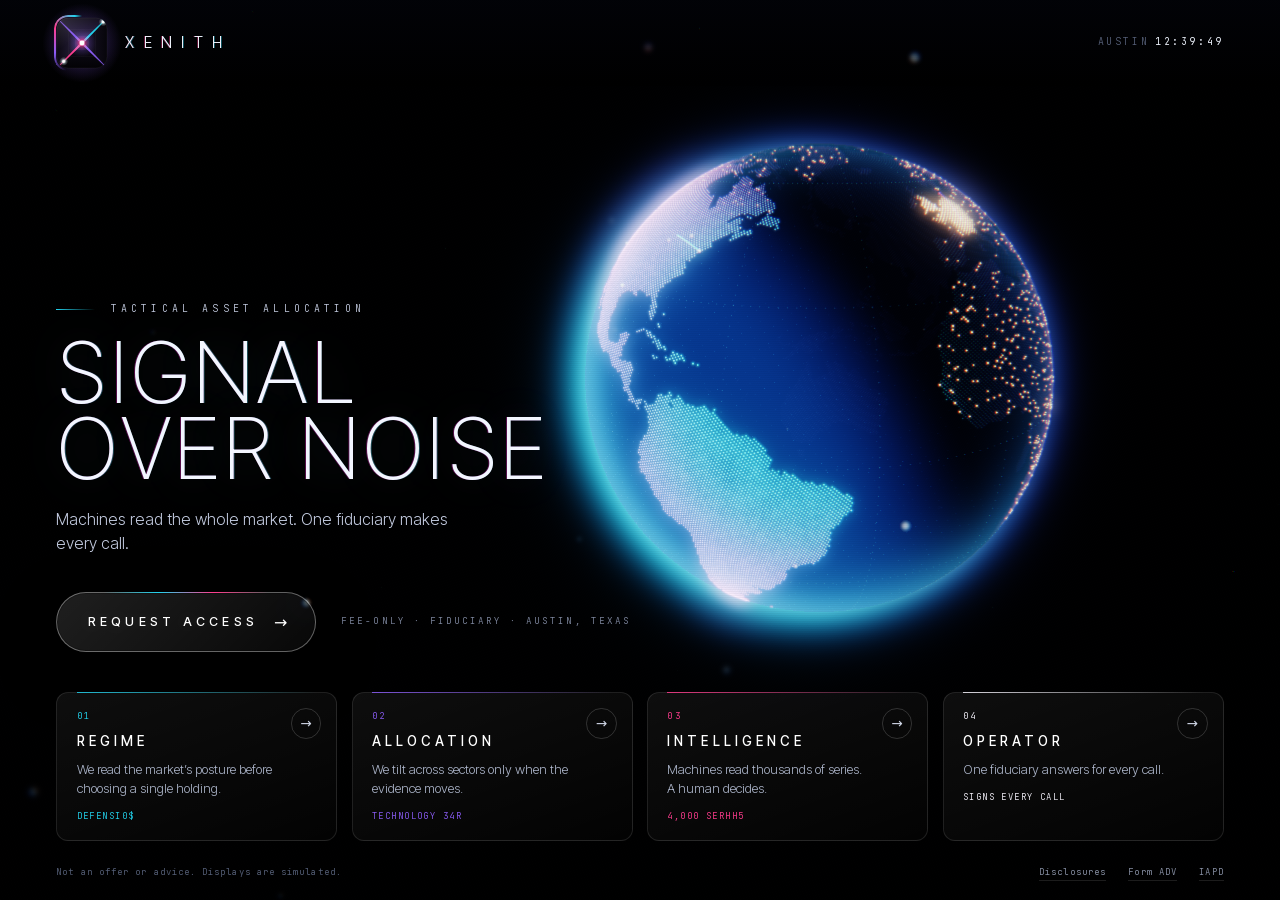
<file: index.html>
<!DOCTYPE html>
<html lang="en">
<head>
<meta charset="UTF-8">
<meta name="viewport" content="width=device-width, initial-scale=1.0, viewport-fit=cover">
<title>Xenith Capital · Tactical Asset Allocation</title>
<meta name="description" content="Xenith Capital. Tactical asset allocation. Machine intelligence reads the market; one fiduciary makes every call. Fee-only. Access by request.">
<meta http-equiv="Content-Security-Policy" content="default-src 'none'; script-src 'self'; style-src 'self'; img-src 'self'; font-src 'self'; connect-src 'self'; manifest-src 'self'; base-uri 'none'; form-action 'none'">
<meta name="referrer" content="strict-origin-when-cross-origin">
<meta name="theme-color" content="#020308">
<meta name="color-scheme" content="dark">
<link rel="canonical" href="https://xenithcap.io/">
<link rel="icon" href="/assets/favicon.svg" type="image/svg+xml">
<link rel="apple-touch-icon" href="/assets/apple-touch-icon.png">
<link rel="manifest" href="/site.webmanifest">
<meta property="og:type" content="website">
<meta property="og:url" content="https://xenithcap.io/">
<meta property="og:title" content="Xenith Capital // Tactical Asset Allocation">
<meta property="og:description" content="Machine intelligence reads the market. One fiduciary makes every call. Access by request.">
<meta property="og:image" content="https://xenithcap.io/assets/og-x.jpg?z=2">
<meta property="og:image:width" content="1200">
<meta property="og:image:height" content="630">
<meta property="og:image:alt" content="Xenith Capital: the zenith, a black-glass pyramid seen from above, its edges an X of light converging on the summit.">
<meta name="twitter:card" content="summary_large_image">
<link rel="preload" href="/fonts/inter-tight-var.woff2" as="font" type="font/woff2" crossorigin>
<link rel="preload" href="/fonts/jetbrains-mono-var.woff2" as="font" type="font/woff2" crossorigin>
<script src="/assets/x-flag.js"></script>
<link rel="stylesheet" href="/assets/x.css">
<script type="application/ld+json">{"@context":"https://schema.org","@type":"FinancialService","name":"Xenith Capital","url":"https://xenithcap.io/","logo":"https://xenithcap.io/assets/icon-512.png","image":"https://xenithcap.io/assets/og-x.jpg","description":"Fee-only investment firm. Tactical asset allocation. A fiduciary adviser makes every decision.","foundingDate":"2021","founder":{"@type":"Person","name":"Logan Jackson"},"address":{"@type":"PostalAddress","addressLocality":"Austin","addressCountry":"US"},"sameAs":["https://adviserinfo.sec.gov/firm/summary/316844"]}</script>
<script src="/assets/x-earth.js" defer></script>
<script src="/assets/x.js" defer></script>
<!-- build: x-6 -->
</head>
<body>
<a class="skip" href="#main">Skip to content</a>
<canvas id="gl" aria-hidden="true"></canvas>
<!-- the opening: the zenith flares, then gives its light to the Earth (xenith/tools/make_site_zenith.py) -->
<div class="intro" aria-hidden="true"><svg class="zn-svg" viewBox="-150 -150 812 812" xmlns="http://www.w3.org/2000/svg" focusable="false">
<defs>
  <linearGradient id="z-fTop" gradientUnits="userSpaceOnUse" x1="256" y1="248" x2="256" y2="16"><stop offset="0" stop-color="#4B3B70"/><stop offset="0.4" stop-color="#261D3B"/><stop offset="1" stop-color="#100C19"/></linearGradient>
  <linearGradient id="z-fLeft" gradientUnits="userSpaceOnUse" x1="248" y1="256" x2="16" y2="256"><stop offset="0" stop-color="#3A2D57"/><stop offset="0.45" stop-color="#1B1529"/><stop offset="1" stop-color="#0B0811"/></linearGradient>
  <linearGradient id="z-fRight" gradientUnits="userSpaceOnUse" x1="264" y1="256" x2="496" y2="256"><stop offset="0" stop-color="#211A33"/><stop offset="0.5" stop-color="#0F0C18"/><stop offset="1" stop-color="#06050A"/></linearGradient>
  <linearGradient id="z-fBottom" gradientUnits="userSpaceOnUse" x1="256" y1="264" x2="256" y2="496"><stop offset="0" stop-color="#171223"/><stop offset="0.5" stop-color="#09070F"/><stop offset="1" stop-color="#030205"/></linearGradient>
  <linearGradient id="z-ePink" gradientUnits="userSpaceOnUse" x1="16" y1="496" x2="256" y2="256"><stop offset="0" stop-color="#FF3D8E" stop-opacity="0.15"/><stop offset="0.7" stop-color="#FF3D8E"/><stop offset="1" stop-color="#FFC2DA"/></linearGradient>
  <linearGradient id="z-eCyan" gradientUnits="userSpaceOnUse" x1="496" y1="16" x2="256" y2="256"><stop offset="0" stop-color="#22D3EE" stop-opacity="0.15"/><stop offset="0.7" stop-color="#22D3EE"/><stop offset="1" stop-color="#D2FDFF"/></linearGradient>
  <linearGradient id="z-eVioA" gradientUnits="userSpaceOnUse" x1="16" y1="16" x2="256" y2="256"><stop offset="0" stop-color="#8B5CF6" stop-opacity="0.12"/><stop offset="0.75" stop-color="#8B5CF6"/><stop offset="1" stop-color="#E4D9FF"/></linearGradient>
  <linearGradient id="z-eVioB" gradientUnits="userSpaceOnUse" x1="496" y1="496" x2="256" y2="256"><stop offset="0" stop-color="#8B5CF6" stop-opacity="0.12"/><stop offset="0.75" stop-color="#8B5CF6"/><stop offset="1" stop-color="#E4D9FF"/></linearGradient>
  <linearGradient id="z-xPink" gradientUnits="userSpaceOnUse" x1="16" y1="496" x2="-150" y2="662"><stop offset="0" stop-color="#FF3D8E" stop-opacity="0.55"/><stop offset="1" stop-color="#FF3D8E" stop-opacity="0"/></linearGradient>
  <linearGradient id="z-xCyan" gradientUnits="userSpaceOnUse" x1="496" y1="16" x2="662" y2="-150"><stop offset="0" stop-color="#22D3EE" stop-opacity="0.55"/><stop offset="1" stop-color="#22D3EE" stop-opacity="0"/></linearGradient>
  <linearGradient id="z-xVioA" gradientUnits="userSpaceOnUse" x1="16" y1="16" x2="-150" y2="-150"><stop offset="0" stop-color="#8B5CF6" stop-opacity="0.45"/><stop offset="1" stop-color="#8B5CF6" stop-opacity="0"/></linearGradient>
  <linearGradient id="z-xVioB" gradientUnits="userSpaceOnUse" x1="496" y1="496" x2="662" y2="662"><stop offset="0" stop-color="#8B5CF6" stop-opacity="0.45"/><stop offset="1" stop-color="#8B5CF6" stop-opacity="0"/></linearGradient>
  <radialGradient id="z-core" cx="256" cy="256" r="120" gradientUnits="userSpaceOnUse"><stop offset="0" stop-color="#FFFFFF"/><stop offset="0.06" stop-color="#FFE3EF"/><stop offset="0.18" stop-color="#FF3D8E" stop-opacity="0.55"/><stop offset="0.5" stop-color="#8B5CF6" stop-opacity="0.12"/><stop offset="1" stop-color="#8B5CF6" stop-opacity="0"/></radialGradient>
  <radialGradient id="z-hot"><stop offset="0" stop-color="#FFFFFF"/><stop offset="0.28" stop-color="#FFFFFF"/><stop offset="0.5" stop-color="#FFD0E4" stop-opacity="0.8"/><stop offset="1" stop-color="#FF3D8E" stop-opacity="0"/></radialGradient>
  <radialGradient id="z-pulse"><stop offset="0" stop-color="#FFFFFF"/><stop offset="0.22" stop-color="#FFFFFF" stop-opacity="0.95"/><stop offset="0.5" stop-color="#D9F7FF" stop-opacity="0.35"/><stop offset="1" stop-color="#FFFFFF" stop-opacity="0"/></radialGradient>
  <radialGradient id="z-fadeg" cx="256" cy="256" r="236" gradientUnits="userSpaceOnUse"><stop offset="0" stop-color="#fff"/><stop offset="0.6" stop-color="#fff"/><stop offset="0.86" stop-color="#fff" stop-opacity="0.45"/><stop offset="1" stop-color="#fff" stop-opacity="0"/></radialGradient>
  <mask id="z-fade" maskUnits="userSpaceOnUse" x="-150" y="-150" width="812" height="812"><rect x="-150" y="-150" width="812" height="812" fill="url(#z-fadeg)"/></mask>
  <filter id="z-bloom" x="-50%" y="-50%" width="200%" height="200%"><feGaussianBlur stdDeviation="5" result="a"/><feGaussianBlur stdDeviation="16" result="b"/><feMerge><feMergeNode in="b"/><feMergeNode in="a"/><feMergeNode in="SourceGraphic"/></feMerge></filter>
  <filter id="z-spill" x="-50%" y="-50%" width="200%" height="200%"><feGaussianBlur stdDeviation="10"/></filter>
</defs>
<g filter="url(#z-bloom)" stroke-linecap="round" opacity="0.85">
  <line x1="16" y1="496" x2="-150" y2="662" stroke="url(#z-xPink)" stroke-width="9"/>
  <line x1="496" y1="16" x2="662" y2="-150" stroke="url(#z-xCyan)" stroke-width="9"/>
  <line x1="16" y1="16" x2="-150" y2="-150" stroke="url(#z-xVioA)" stroke-width="7"/>
  <line x1="496" y1="496" x2="662" y2="662" stroke="url(#z-xVioB)" stroke-width="7"/>
</g>
<g filter="url(#z-bloom)" stroke-linecap="round">
  <line x1="16" y1="496" x2="256" y2="256" stroke="url(#z-ePink)" stroke-width="11"/>
  <line x1="496" y1="16" x2="256" y2="256" stroke="url(#z-eCyan)" stroke-width="11"/>
  <line x1="16" y1="16" x2="256" y2="256" stroke="url(#z-eVioA)" stroke-width="9"/>
  <line x1="496" y1="496" x2="256" y2="256" stroke="url(#z-eVioB)" stroke-width="9"/>
</g>
<g mask="url(#z-fade)">
  <path d="M19 16 H493 L256 245 Z" fill="url(#z-fTop)"/><path d="M16 19 V493 L245 256 Z" fill="url(#z-fLeft)"/>
  <path d="M496 19 V493 L267 256 Z" fill="url(#z-fRight)"/><path d="M19 496 H493 L256 267 Z" fill="url(#z-fBottom)"/>
  <g fill="none" stroke="#FFFFFF">
    <rect x="216" y="216" width="80" height="80" stroke-opacity="0.10"/><rect x="176" y="176" width="160" height="160" stroke-opacity="0.075"/>
    <rect x="136" y="136" width="240" height="240" stroke-opacity="0.06"/><rect x="96" y="96" width="320" height="320" stroke-opacity="0.045"/>
    <rect x="56" y="56" width="400" height="400" stroke-opacity="0.035"/>
  </g>
</g>
<g filter="url(#z-spill)" opacity="0.32" stroke-width="8">
  <line x1="16" y1="496" x2="256" y2="256" stroke="url(#z-ePink)"/><line x1="496" y1="16" x2="256" y2="256" stroke="url(#z-eCyan)"/>
  <line x1="16" y1="16" x2="256" y2="256" stroke="url(#z-eVioA)"/><line x1="496" y1="496" x2="256" y2="256" stroke="url(#z-eVioB)"/>
</g>
<g stroke-width="2" stroke-linecap="round">
  <line x1="40" y1="472" x2="250" y2="262" stroke="url(#z-ePink)"/><line x1="472" y1="40" x2="262" y2="250" stroke="url(#z-eCyan)"/>
  <line x1="40" y1="40" x2="250" y2="250" stroke="url(#z-eVioA)"/><line x1="472" y1="472" x2="262" y2="262" stroke="url(#z-eVioB)"/>
</g>
<rect class="zn-motion" x="216" y="216" width="80" height="80" fill="none" stroke="#22D3EE" stroke-width="2.5" opacity="0">
  <animate attributeName="x" dur="3.2s" repeatCount="indefinite" values="216;216;36;36" keyTimes="0;0.46;0.9;1"/>
  <animate attributeName="y" dur="3.2s" repeatCount="indefinite" values="216;216;36;36" keyTimes="0;0.46;0.9;1"/>
  <animate attributeName="width" dur="3.2s" repeatCount="indefinite" values="80;80;440;440" keyTimes="0;0.46;0.9;1"/>
  <animate attributeName="height" dur="3.2s" repeatCount="indefinite" values="80;80;440;440" keyTimes="0;0.46;0.9;1"/>
  <animate attributeName="opacity" dur="3.2s" repeatCount="indefinite" values="0;0;0.75;0;0" keyTimes="0;0.45;0.5;0.9;1"/>
</rect>
<g class="zn-motion"><circle r="30" fill="url(#z-pulse)" opacity="0"><animateMotion dur="3.2s" begin="-3.20s" repeatCount="indefinite" path="M16,496 L256,256" keyPoints="0;1;1" keyTimes="0;0.42;1" calcMode="linear"/><animate attributeName="opacity" dur="3.2s" begin="-3.20s" repeatCount="indefinite" values="0;1;1;0;0" keyTimes="0;0.06;0.38;0.44;1"/></circle><circle r="30" fill="url(#z-pulse)" opacity="0"><animateMotion dur="3.2s" begin="-3.07s" repeatCount="indefinite" path="M496,16 L256,256" keyPoints="0;1;1" keyTimes="0;0.42;1" calcMode="linear"/><animate attributeName="opacity" dur="3.2s" begin="-3.07s" repeatCount="indefinite" values="0;1;1;0;0" keyTimes="0;0.06;0.38;0.44;1"/></circle><circle r="30" fill="url(#z-pulse)" opacity="0"><animateMotion dur="3.2s" begin="-2.94s" repeatCount="indefinite" path="M16,16 L256,256" keyPoints="0;1;1" keyTimes="0;0.42;1" calcMode="linear"/><animate attributeName="opacity" dur="3.2s" begin="-2.94s" repeatCount="indefinite" values="0;1;1;0;0" keyTimes="0;0.06;0.38;0.44;1"/></circle><circle r="30" fill="url(#z-pulse)" opacity="0"><animateMotion dur="3.2s" begin="-2.82s" repeatCount="indefinite" path="M496,496 L256,256" keyPoints="0;1;1" keyTimes="0;0.42;1" calcMode="linear"/><animate attributeName="opacity" dur="3.2s" begin="-2.82s" repeatCount="indefinite" values="0;1;1;0;0" keyTimes="0;0.06;0.38;0.44;1"/></circle></g>
<circle cx="256" cy="256" r="120" fill="url(#z-core)">
  <animate class="zn-motion" attributeName="r" dur="3.2s" repeatCount="indefinite" values="120;120;185;125;120" keyTimes="0;0.42;0.48;0.7;1"/>
</circle>
<circle cx="256" cy="256" r="34" fill="none" stroke="#FF3D8E" stroke-width="1.6" opacity="0.4">
  <animate attributeName="r" dur="3.2s" repeatCount="indefinite" values="34;34;120;34;34" keyTimes="0;0.43;0.55;0.56;1"/>
  <animate attributeName="opacity" dur="3.2s" repeatCount="indefinite" values="0.4;0.4;0;0;0.4" keyTimes="0;0.43;0.55;0.8;1"/>
</circle>
<circle cx="256" cy="256" r="30" fill="url(#z-hot)">
  <animate attributeName="r" dur="3.2s" repeatCount="indefinite" values="30;30;58;32;30" keyTimes="0;0.42;0.47;0.66;1"/>
</circle>
<g class="zn-ring"><g stroke="#22D3EE" stroke-width="1.6" opacity="0.5"><line x1="432.0" y1="256.0" x2="446.0" y2="256.0"/><line x1="431.0" y1="274.4" x2="437.0" y2="275.0"/><line x1="428.2" y1="292.6" x2="434.0" y2="293.8"/><line x1="423.4" y1="310.4" x2="429.1" y2="312.2"/><line x1="416.8" y1="327.6" x2="422.3" y2="330.0"/><line x1="408.4" y1="344.0" x2="420.5" y2="351.0"/><line x1="398.4" y1="359.5" x2="403.2" y2="363.0"/><line x1="386.8" y1="373.8" x2="391.3" y2="377.8"/><line x1="373.8" y1="386.8" x2="377.8" y2="391.3"/><line x1="359.5" y1="398.4" x2="363.0" y2="403.2"/><line x1="344.0" y1="408.4" x2="351.0" y2="420.5"/><line x1="327.6" y1="416.8" x2="330.0" y2="422.3"/><line x1="310.4" y1="423.4" x2="312.2" y2="429.1"/><line x1="292.6" y1="428.2" x2="293.8" y2="434.0"/><line x1="274.4" y1="431.0" x2="275.0" y2="437.0"/><line x1="256.0" y1="432.0" x2="256.0" y2="446.0"/><line x1="237.6" y1="431.0" x2="237.0" y2="437.0"/><line x1="219.4" y1="428.2" x2="218.2" y2="434.0"/><line x1="201.6" y1="423.4" x2="199.8" y2="429.1"/><line x1="184.4" y1="416.8" x2="182.0" y2="422.3"/><line x1="168.0" y1="408.4" x2="161.0" y2="420.5"/><line x1="152.5" y1="398.4" x2="149.0" y2="403.2"/><line x1="138.2" y1="386.8" x2="134.2" y2="391.3"/><line x1="125.2" y1="373.8" x2="120.7" y2="377.8"/><line x1="113.6" y1="359.5" x2="108.8" y2="363.0"/><line x1="103.6" y1="344.0" x2="91.5" y2="351.0"/><line x1="95.2" y1="327.6" x2="89.7" y2="330.0"/><line x1="88.6" y1="310.4" x2="82.9" y2="312.2"/><line x1="83.8" y1="292.6" x2="78.0" y2="293.8"/><line x1="81.0" y1="274.4" x2="75.0" y2="275.0"/><line x1="80.0" y1="256.0" x2="66.0" y2="256.0"/><line x1="81.0" y1="237.6" x2="75.0" y2="237.0"/><line x1="83.8" y1="219.4" x2="78.0" y2="218.2"/><line x1="88.6" y1="201.6" x2="82.9" y2="199.8"/><line x1="95.2" y1="184.4" x2="89.7" y2="182.0"/><line x1="103.6" y1="168.0" x2="91.5" y2="161.0"/><line x1="113.6" y1="152.5" x2="108.8" y2="149.0"/><line x1="125.2" y1="138.2" x2="120.7" y2="134.2"/><line x1="138.2" y1="125.2" x2="134.2" y2="120.7"/><line x1="152.5" y1="113.6" x2="149.0" y2="108.8"/><line x1="168.0" y1="103.6" x2="161.0" y2="91.5"/><line x1="184.4" y1="95.2" x2="182.0" y2="89.7"/><line x1="201.6" y1="88.6" x2="199.8" y2="82.9"/><line x1="219.4" y1="83.8" x2="218.2" y2="78.0"/><line x1="237.6" y1="81.0" x2="237.0" y2="75.0"/><line x1="256.0" y1="80.0" x2="256.0" y2="66.0"/><line x1="274.4" y1="81.0" x2="275.0" y2="75.0"/><line x1="292.6" y1="83.8" x2="293.8" y2="78.0"/><line x1="310.4" y1="88.6" x2="312.2" y2="82.9"/><line x1="327.6" y1="95.2" x2="330.0" y2="89.7"/><line x1="344.0" y1="103.6" x2="351.0" y2="91.5"/><line x1="359.5" y1="113.6" x2="363.0" y2="108.8"/><line x1="373.8" y1="125.2" x2="377.8" y2="120.7"/><line x1="386.8" y1="138.2" x2="391.3" y2="134.2"/><line x1="398.4" y1="152.5" x2="403.2" y2="149.0"/><line x1="408.4" y1="168.0" x2="420.5" y2="161.0"/><line x1="416.8" y1="184.4" x2="422.3" y2="182.0"/><line x1="423.4" y1="201.6" x2="429.1" y2="199.8"/><line x1="428.2" y1="219.4" x2="434.0" y2="218.2"/><line x1="431.0" y1="237.6" x2="437.0" y2="237.0"/></g><path d="M256.0 90.0 A166 166 0 0 1 412.0 312.8" fill="none" stroke="#22D3EE" stroke-width="3.5" opacity="0.9"/><circle cx="256" cy="256" r="202" fill="none" stroke="#8B5CF6" stroke-width="1.4" stroke-dasharray="3 11" opacity="0.55"/></g><text x="256" y="40" text-anchor="middle" font-family="'JetBrains Mono',Menlo,monospace" font-size="17" letter-spacing="5" fill="#22D3EE" opacity="0.8">ZNTH</text>
</svg></div>

<header class="top">
  <a class="mk" href="/" aria-label="Xenith Capital"><span class="mk-z" aria-hidden="true"><svg class="zm-svg" viewBox="0 0 512 512" xmlns="http://www.w3.org/2000/svg" focusable="false">
<defs>
  <clipPath id="zm-tile"><rect x="8" y="8" width="496" height="496" rx="112"/></clipPath>
  <linearGradient id="zm-fTop" gradientUnits="userSpaceOnUse" x1="256" y1="248" x2="256" y2="8"><stop offset="0" stop-color="#5A4787"/><stop offset="0.45" stop-color="#2B2143"/><stop offset="1" stop-color="#110D1B"/></linearGradient>
  <linearGradient id="zm-fLeft" gradientUnits="userSpaceOnUse" x1="248" y1="256" x2="8" y2="256"><stop offset="0" stop-color="#45366A"/><stop offset="0.5" stop-color="#1D172C"/><stop offset="1" stop-color="#0B0811"/></linearGradient>
  <linearGradient id="zm-fRight" gradientUnits="userSpaceOnUse" x1="264" y1="256" x2="504" y2="256"><stop offset="0" stop-color="#271F3D"/><stop offset="0.5" stop-color="#100C19"/><stop offset="1" stop-color="#06050A"/></linearGradient>
  <linearGradient id="zm-fBottom" gradientUnits="userSpaceOnUse" x1="256" y1="264" x2="256" y2="504"><stop offset="0" stop-color="#1B1529"/><stop offset="0.5" stop-color="#09070F"/><stop offset="1" stop-color="#030205"/></linearGradient>
  <linearGradient id="zm-ePink" gradientUnits="userSpaceOnUse" x1="8" y1="504" x2="256" y2="256"><stop offset="0" stop-color="#FF3D8E" stop-opacity="0.35"/><stop offset="0.7" stop-color="#FF3D8E"/><stop offset="1" stop-color="#FFC2DA"/></linearGradient>
  <linearGradient id="zm-eCyan" gradientUnits="userSpaceOnUse" x1="504" y1="8" x2="256" y2="256"><stop offset="0" stop-color="#22D3EE" stop-opacity="0.35"/><stop offset="0.7" stop-color="#22D3EE"/><stop offset="1" stop-color="#D2FDFF"/></linearGradient>
  <linearGradient id="zm-eVioA" gradientUnits="userSpaceOnUse" x1="8" y1="8" x2="256" y2="256"><stop offset="0" stop-color="#8B5CF6" stop-opacity="0.3"/><stop offset="0.75" stop-color="#8B5CF6"/><stop offset="1" stop-color="#E4D9FF"/></linearGradient>
  <linearGradient id="zm-eVioB" gradientUnits="userSpaceOnUse" x1="504" y1="504" x2="256" y2="256"><stop offset="0" stop-color="#8B5CF6" stop-opacity="0.3"/><stop offset="0.75" stop-color="#8B5CF6"/><stop offset="1" stop-color="#E4D9FF"/></linearGradient>
  <radialGradient id="zm-core" cx="256" cy="256" r="140" gradientUnits="userSpaceOnUse"><stop offset="0" stop-color="#FFFFFF"/><stop offset="0.08" stop-color="#FFE3EF"/><stop offset="0.22" stop-color="#FF3D8E" stop-opacity="0.6"/><stop offset="0.55" stop-color="#8B5CF6" stop-opacity="0.15"/><stop offset="1" stop-color="#8B5CF6" stop-opacity="0"/></radialGradient>
  <radialGradient id="zm-pulse"><stop offset="0" stop-color="#FFFFFF"/><stop offset="0.25" stop-color="#FFFFFF" stop-opacity="0.95"/><stop offset="0.55" stop-color="#D9F7FF" stop-opacity="0.35"/><stop offset="1" stop-color="#FFFFFF" stop-opacity="0"/></radialGradient>
  <linearGradient id="zm-sheen" x1="0" y1="0" x2="0.7" y2="1"><stop offset="0" stop-color="#FFFFFF" stop-opacity="0.13"/><stop offset="0.45" stop-color="#FFFFFF" stop-opacity="0"/></linearGradient>
  <filter id="zm-bloom" x="-50%" y="-50%" width="200%" height="200%"><feGaussianBlur stdDeviation="9" result="a"/><feGaussianBlur stdDeviation="22" result="b"/><feMerge><feMergeNode in="b"/><feMergeNode in="a"/><feMergeNode in="SourceGraphic"/></feMerge></filter>
</defs>
<g clip-path="url(#zm-tile)">
  <rect x="8" y="8" width="496" height="496" fill="#030205"/>
  <g filter="url(#zm-bloom)" stroke-linecap="round">
    <line x1="8" y1="504" x2="256" y2="256" stroke="url(#zm-ePink)" stroke-width="22"/>
    <line x1="504" y1="8" x2="256" y2="256" stroke="url(#zm-eCyan)" stroke-width="22"/>
    <line x1="8" y1="8" x2="256" y2="256" stroke="url(#zm-eVioA)" stroke-width="18"/>
    <line x1="504" y1="504" x2="256" y2="256" stroke="url(#zm-eVioB)" stroke-width="18"/>
  </g>
  <path d="M14 8 H498 L256 238 Z" fill="url(#zm-fTop)"/><path d="M8 14 V498 L238 256 Z" fill="url(#zm-fLeft)"/>
  <path d="M504 14 V498 L274 256 Z" fill="url(#zm-fRight)"/><path d="M14 504 H498 L256 274 Z" fill="url(#zm-fBottom)"/>
  <g fill="none" stroke="#FFFFFF" stroke-width="3">
    <rect x="196" y="196" width="120" height="120" stroke-opacity="0.16"/><rect x="126" y="126" width="260" height="260" stroke-opacity="0.09"/>
  </g>
  <g stroke-width="6" stroke-linecap="round">
    <line x1="34" y1="478" x2="246" y2="266" stroke="url(#zm-ePink)"/><line x1="478" y1="34" x2="266" y2="246" stroke="url(#zm-eCyan)"/>
    <line x1="34" y1="34" x2="246" y2="246" stroke="url(#zm-eVioA)"/><line x1="478" y1="478" x2="266" y2="266" stroke="url(#zm-eVioB)"/>
  </g>
  <rect class="zm-motion" x="226" y="226" width="60" height="60" fill="none" stroke="#22D3EE" stroke-width="7" opacity="0">
    <animate attributeName="x" dur="2.4s" repeatCount="indefinite" values="226;226;30;30" keyTimes="0;0.45;0.92;1"/>
    <animate attributeName="y" dur="2.4s" repeatCount="indefinite" values="226;226;30;30" keyTimes="0;0.45;0.92;1"/>
    <animate attributeName="width" dur="2.4s" repeatCount="indefinite" values="60;60;452;452" keyTimes="0;0.45;0.92;1"/>
    <animate attributeName="height" dur="2.4s" repeatCount="indefinite" values="60;60;452;452" keyTimes="0;0.45;0.92;1"/>
    <animate attributeName="opacity" dur="2.4s" repeatCount="indefinite" values="0;0;0.9;0;0" keyTimes="0;0.44;0.5;0.92;1"/>
  </rect>
  <g class="zm-motion"><circle r="44" fill="url(#zm-pulse)" opacity="0"><animateMotion dur="2.4s" begin="-2.40s" repeatCount="indefinite" path="M16,496 L256,256" keyPoints="0;1;1" keyTimes="0;0.42;1" calcMode="linear"/><animate attributeName="opacity" dur="2.4s" begin="-2.40s" repeatCount="indefinite" values="0;1;1;0;0" keyTimes="0;0.05;0.38;0.44;1"/></circle><circle r="44" fill="url(#zm-pulse)" opacity="0"><animateMotion dur="2.4s" begin="-2.28s" repeatCount="indefinite" path="M496,16 L256,256" keyPoints="0;1;1" keyTimes="0;0.42;1" calcMode="linear"/><animate attributeName="opacity" dur="2.4s" begin="-2.28s" repeatCount="indefinite" values="0;1;1;0;0" keyTimes="0;0.05;0.38;0.44;1"/></circle><circle r="44" fill="url(#zm-pulse)" opacity="0"><animateMotion dur="2.4s" begin="-2.16s" repeatCount="indefinite" path="M16,16 L256,256" keyPoints="0;1;1" keyTimes="0;0.42;1" calcMode="linear"/><animate attributeName="opacity" dur="2.4s" begin="-2.16s" repeatCount="indefinite" values="0;1;1;0;0" keyTimes="0;0.05;0.38;0.44;1"/></circle><circle r="44" fill="url(#zm-pulse)" opacity="0"><animateMotion dur="2.4s" begin="-2.04s" repeatCount="indefinite" path="M496,496 L256,256" keyPoints="0;1;1" keyTimes="0;0.42;1" calcMode="linear"/><animate attributeName="opacity" dur="2.4s" begin="-2.04s" repeatCount="indefinite" values="0;1;1;0;0" keyTimes="0;0.05;0.38;0.44;1"/></circle></g>
  <circle cx="256" cy="256" r="140" fill="url(#zm-core)">
    <animate attributeName="r" dur="2.4s" repeatCount="indefinite" values="140;140;215;145;140" keyTimes="0;0.42;0.48;0.7;1"/>
  </circle>
  <circle cx="256" cy="256" r="26" fill="#FFFFFF">
    <animate attributeName="r" dur="2.4s" repeatCount="indefinite" values="24;24;46;27;24" keyTimes="0;0.42;0.47;0.66;1"/>
  </circle>
  <rect x="8" y="8" width="496" height="496" fill="url(#zm-sheen)"/>
</g>
<rect x="9.5" y="9.5" width="493" height="493" rx="110.5" fill="none" stroke="#FFFFFF" stroke-opacity="0.16" stroke-width="3"/>
</svg></span><span class="mk-t">XENITH</span></a>
  <p class="ck" aria-label="Austin time"><span><em>AUSTIN</em><b data-tz="America/Chicago">--:--:--</b></span></p>
</header>

<main id="main" tabindex="-1">
  <section class="hero">
    <p class="kick">Tactical asset allocation</p>
    <h1 class="hl" aria-label="Signal over noise"><span class="w">SIGNAL</span> <span class="w">OVER</span> <span class="w">NOISE</span></h1>
    <p class="sub">Machines read the whole market. One fiduciary makes every call.</p>
    <div class="acts">
      <a class="cta" id="cta" href="mailto:inquiry@xenithcap.io?subject=Access%20request"><span class="k">Request access</span><span class="ar" aria-hidden="true">&#8594;</span></a>
      <p class="note">Fee-only &#183; Fiduciary &#183; Austin, Texas</p>
    </div>
  </section>

  <nav class="caps" aria-label="How Xenith works">
    <button type="button" class="cap" data-ro="ro-reg"><span class="cn">01</span><span class="ct">Regime</span><span class="cd">We read the market&#8217;s posture before choosing a single holding.</span><span class="cf"><span class="v">NEUTRAL</span></span><span class="go" aria-hidden="true">&#8594;</span></button>
    <button type="button" class="cap" data-ro="ro-alc"><span class="cn">02</span><span class="ct">Allocation</span><span class="cd">We tilt across sectors only when the evidence moves.</span><span class="cf"><span class="v">TECHNOLOGY 34%</span></span><span class="go" aria-hidden="true">&#8594;</span></button>
    <button type="button" class="cap" data-ro="ro-int"><span class="cn">03</span><span class="ct">Intelligence</span><span class="cd">Machines read thousands of series. A human decides.</span><span class="cf"><span class="v">4,112 SERIES</span></span><span class="go" aria-hidden="true">&#8594;</span></button>
    <button type="button" class="cap" data-ro="ro-op"><span class="cn">04</span><span class="ct">Operator</span><span class="cd">One fiduciary answers for every call.</span><span class="cf"><span class="v">SIGNS EVERY CALL</span></span><span class="go" aria-hidden="true">&#8594;</span></button>
  </nav>

  <div class="tag" id="tag" aria-hidden="true"><i></i><b></b><span></span></div>

  <button type="button" class="mo" id="motion" hidden><span>ENABLE MOTION LINK</span></button>
</main>

<footer class="ft">
  <p>Not an offer or advice. Displays are simulated.</p>
  <p class="ln"><a href="/disclosures.html">Disclosures</a><a href="https://reports.adviserinfo.sec.gov/reports/ADV/316844/PDF/316844.pdf" rel="noopener">Form ADV</a><a href="https://adviserinfo.sec.gov/firm/summary/316844" rel="noopener">IAPD</a></p>
</footer>

<div class="veil" id="veil" aria-hidden="true"></div>

<section class="ro" id="ro-reg" role="dialog" aria-modal="true" aria-labelledby="ro-reg-h">
  <header class="rh"><p class="rk">01 · REGIME</p><h2 id="ro-reg-h">The posture engine</h2><button type="button" class="x" aria-label="Close">CLOSE <kbd>ESC</kbd></button></header>
  <div class="rb">
    <p class="lead">Before we choose a single holding, we read the market's posture.</p>
    <div class="viz" aria-hidden="true">
      <div class="post"><span>RISK-OFF</span><span class="line"><i id="pmark"></i></span><span>RISK-ON</span></div>
      <p class="pv" id="pval">NEUTRAL</p>
      <ul class="bars" id="sigs">
        <li><span>GROWTH</span><s><i></i></s><b>+0.00</b></li>
        <li><span>INFLATION</span><s><i></i></s><b>+0.00</b></li>
        <li><span>CREDIT</span><s><i></i></s><b>+0.00</b></li>
        <li><span>VOLATILITY</span><s><i></i></s><b>+0.00</b></li>
        <li><span>TREND</span><s><i></i></s><b>+0.00</b></li>
        <li><span>BREADTH</span><s><i></i></s><b>+0.00</b></li>
      </ul>
    </div>
    <p>Growth, inflation, credit, volatility, trend and breadth feed one dial that runs from risk-off to risk-on. When the dial moves, the portfolios move with it. When it doesn't, we don't trade for the sake of trading.</p>
    <p class="fine">Illustrative simulation. Not a live signal, a forecast or a recommendation.</p>
  </div>
</section>

<section class="ro" id="ro-alc" role="dialog" aria-modal="true" aria-labelledby="ro-alc-h">
  <header class="rh"><p class="rk">02 · ALLOCATION</p><h2 id="ro-alc-h">Tactical asset allocation</h2><button type="button" class="x" aria-label="Close">CLOSE <kbd>ESC</kbd></button></header>
  <div class="rb">
    <p class="lead">Tactical means we're allowed to move. Disciplined means every move has a reason first.</p>
    <div class="viz" aria-hidden="true">
      <ul class="secs" id="secs">
        <li><span>TECHNOLOGY</span><s><i></i></s><b>--%</b></li>
        <li><span>VALUE</span><s><i></i></s><b>--%</b></li>
        <li><span>INDUSTRIALS</span><s><i></i></s><b>--%</b></li>
        <li><span>DEFENSIVE</span><s><i></i></s><b>--%</b></li>
        <li><span>ENERGY</span><s><i></i></s><b>--%</b></li>
      </ul>
    </div>
    <p>Each model portfolio holds a strategic core and tilts across sectors of the stock market as the evidence changes, leaning defensive when the posture turns risk-off. Every change is dated, reasoned and logged.</p>
    <p class="fine">Illustrative simulation. Not client allocations, model weights or performance.</p>
  </div>
</section>

<section class="ro" id="ro-int" role="dialog" aria-modal="true" aria-labelledby="ro-int-h">
  <header class="rh"><p class="rk">03 · INTELLIGENCE</p><h2 id="ro-int-h">Machine intelligence, human judgment</h2><button type="button" class="x" aria-label="Close">CLOSE <kbd>ESC</kbd></button></header>
  <div class="rb">
    <p class="lead">Machines read everything. A human decides.</p>
    <div class="viz" aria-hidden="true"><ol class="feed" id="feed"></ol></div>
    <p>Our proprietary research system ingests thousands of data series, filings and price histories. Its models read all of it, argue with each other and score their own confidence. Then a human takes over: every conclusion is reviewed, anything that doesn't hold up is overridden, and no model places a trade.</p>
    <p class="fine">Illustrative simulation of the research workflow.</p>
  </div>
</section>

<section class="ro" id="ro-op" role="dialog" aria-modal="true" aria-labelledby="ro-op-h">
  <header class="rh"><p class="rk">04 · OPERATOR</p><h2 id="ro-op-h">One adviser answers for every call</h2><button type="button" class="x" aria-label="Close">CLOSE <kbd>ESC</kbd></button></header>
  <div class="rb">
    <p class="lead">Logan Jackson, founder and fiduciary adviser.</p>
    <p>Formerly an Intelligence Analyst: turning noisy, incomplete information into decisions someone has to stand behind. Then a financial advisor and a banker.</p>
    <p>Xenith is fee-only and fiduciary. We are paid by our clients and no one else. The machine reads the market every hour it is open; the only question is whether it is reading for you.</p>
    <p><a class="cta in" href="mailto:inquiry@xenithcap.io?subject=Access%20request"><span class="k">REQUEST ACCESS</span></a></p>
  </div>
</section>
</body>
</html>
</file>
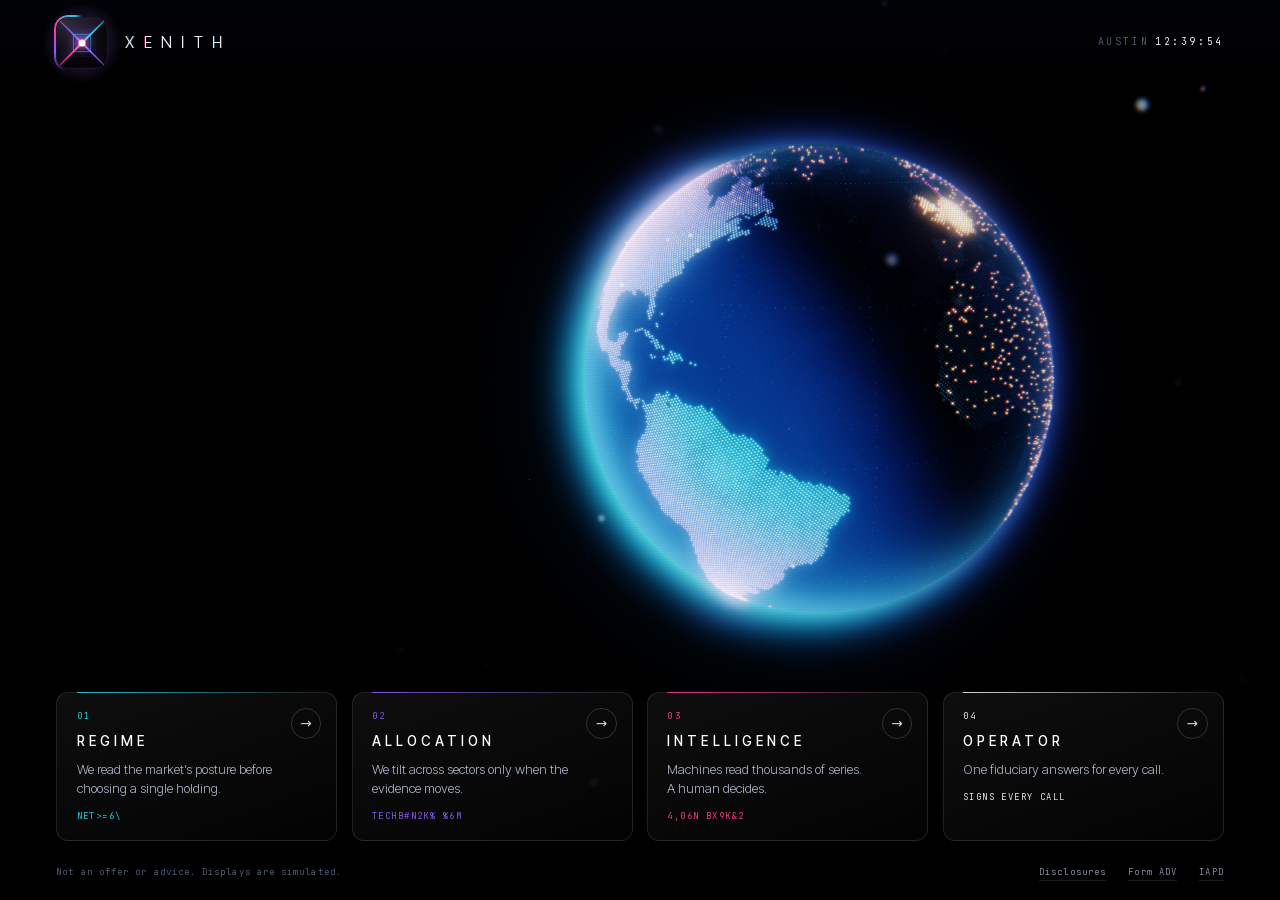
<file: lab/index.html>
<!DOCTYPE html>
<html lang="en"><head><meta charset="UTF-8"><meta name="robots" content="noindex"><meta http-equiv="refresh" content="0; url=/"><link rel="canonical" href="https://xenithcap.io/"><title>Xenith Capital</title></head><body><a href="/">Xenith Capital</a></body></html>
</file>
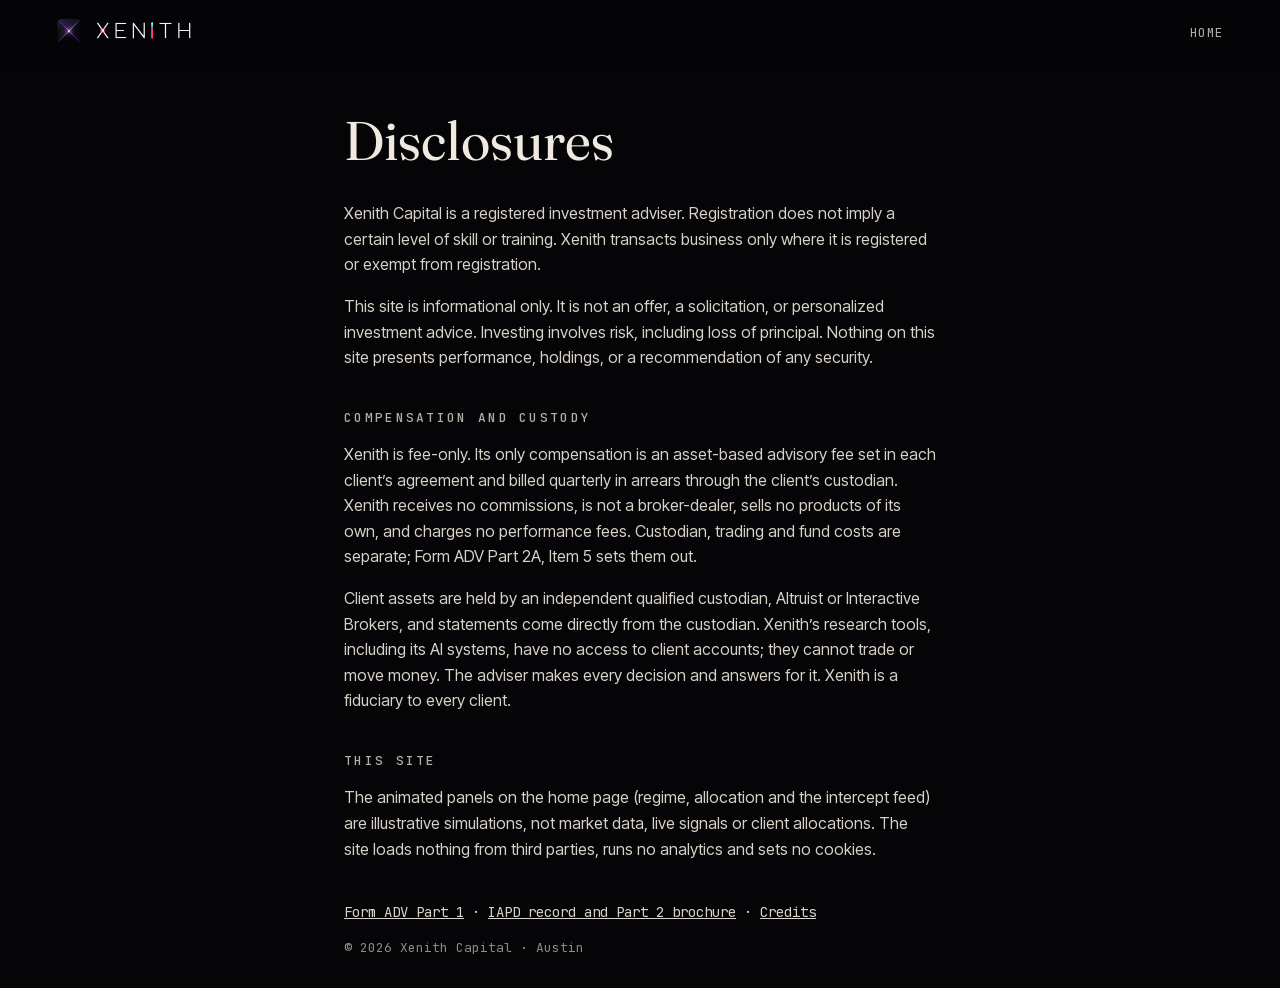
<file: disclosures.html>
<!DOCTYPE html>
<html lang="en">
<head>
<meta charset="UTF-8">
<meta name="viewport" content="width=device-width, initial-scale=1.0">
<title>Xenith Capital · Disclosures</title>
<meta name="description" content="Disclosures for Xenith Capital, a registered investment adviser.">
<meta http-equiv="Content-Security-Policy" content="default-src 'none'; style-src 'self'; img-src 'self'; font-src 'self'; base-uri 'none'; form-action 'none'; object-src 'none'">
<meta name="theme-color" content="#050507">
<meta name="color-scheme" content="dark">
<link rel="canonical" href="https://xenithcap.io/disclosures.html">
<link rel="icon" href="/assets/favicon.svg" type="image/svg+xml">
<link rel="stylesheet" href="/assets/touch.css">
</head>
<body class="doc">
<header class="bar">
  <a class="mark" href="/" aria-label="Xenith Capital, home"><img class="mark-z" src="/brand/xenith-mark.svg" alt="" width="26" height="26"><img class="mark-w" src="/brand/xenith-wordmark-line.svg" alt="XENITH" width="102" height="23"></a>
  <nav class="nav" aria-label="Site"><a href="/">Home</a></nav>
</header>
<main class="legal">
  <h1>Disclosures</h1>
  <p>Xenith Capital is a registered investment adviser. Registration does not imply a certain level of skill or training. Xenith transacts business only where it is registered or exempt from registration.</p>
  <p>This site is informational only. It is not an offer, a solicitation, or personalized investment advice. Investing involves risk, including loss of principal. Nothing on this site presents performance, holdings, or a recommendation of any security.</p>
  <h2>Compensation and custody</h2>
  <p>Xenith is fee-only. Its only compensation is an asset-based advisory fee set in each client&rsquo;s agreement and billed quarterly in arrears through the client&rsquo;s custodian. Xenith receives no commissions, is not a broker-dealer, sells no products of its own, and charges no performance fees. Custodian, trading and fund costs are separate; Form ADV Part 2A, Item 5 sets them out.</p>
  <p>Client assets are held by an independent qualified custodian, Altruist or Interactive Brokers, and statements come directly from the custodian. Xenith&rsquo;s research tools, including its AI systems, have no access to client accounts; they cannot trade or move money. The adviser makes every decision and answers for it. Xenith is a fiduciary to every client.</p>
  <h2>This site</h2>
  <p>The animated panels on the home page (regime, allocation and the intercept feed) are illustrative simulations, not market data, live signals or client allocations. The site loads nothing from third parties, runs no analytics and sets no cookies.</p>
  <p class="links"><a href="https://reports.adviserinfo.sec.gov/reports/ADV/316844/PDF/316844.pdf" rel="noopener">Form ADV Part 1</a> · <a href="https://adviserinfo.sec.gov/firm/summary/316844" rel="noopener">IAPD record and Part 2 brochure</a> · <a href="/credits.txt">Credits</a></p>
  <p class="cr">&copy; 2026 Xenith Capital · Austin</p>
</main>
</body>
</html>
</file>
<file: assets/x.css>
/* Xenith Capital: the instrument. */
@font-face{font-family:"Inter Tight";src:url(/fonts/inter-tight-var.woff2) format("woff2");font-weight:100 900;font-display:swap}
@font-face{font-family:"JetBrains Mono";src:url(/fonts/jetbrains-mono-var.woff2) format("woff2");font-weight:100 800;font-display:swap}
:root{
  --void:#020308;--tx:#e9eef8;--dim:#8a93a8;--mute:#566079;--hair:#ffffff1c;--hair2:#ffffff10;
  --cy:#22d3ee;--vi:#8b5cf6;--pk:#ff3d8e;--am:#ffb36b;
  --sans:"Inter Tight",system-ui,-apple-system,sans-serif;--mono:"JetBrains Mono",ui-monospace,Menlo,monospace;
  --edge:clamp(1.1rem,4.4vw,4.6rem);--gy:60vh;
}
*,*::before,*::after{box-sizing:border-box}
html,body{margin:0;padding:0}
html{background:var(--void);color:var(--tx);-webkit-text-size-adjust:100%;text-size-adjust:100%}
body{font-family:var(--sans);font-weight:300;line-height:1.5;-webkit-font-smoothing:antialiased;-moz-osx-font-smoothing:grayscale}
h1,h2,p,ul,ol{margin:0}
ul,ol{padding:0;list-style:none}
button{font:inherit;color:inherit;background:none;border:0;padding:0;cursor:pointer}
a{color:inherit}
.skip{position:absolute;left:-999px;top:0;z-index:100;background:#fff;color:#000;padding:.6rem 1rem}
.skip:focus{left:.5rem;top:.5rem}
:focus-visible{outline:1px solid var(--cy);outline-offset:4px}
#gl{display:none}
.mo,.tag,.veil{display:none}

/* ---------- shared atoms ---------- */
.top{display:flex;align-items:center;justify-content:space-between;gap:1.5rem;font-family:var(--mono);font-size:.62rem;letter-spacing:.26em;color:var(--dim);font-weight:300;padding:1.4rem var(--edge)}
.mk{font-family:var(--sans);font-weight:300;font-size:.82rem;letter-spacing:.62em;color:var(--tx);text-decoration:none}
.st{display:flex;align-items:center;gap:.9rem;white-space:nowrap}
.lv{color:#b9ffd9}
.top{color:#9aa4ba}.lv i{display:inline-block;width:5px;height:5px;border-radius:50%;background:#7dffbe;box-shadow:0 0 10px #7dffbe;margin-right:.7em;vertical-align:middle;animation:breathe 3.6s ease-in-out infinite}
.ob{color:var(--pk)}
.sep{width:1px;height:.9em;background:var(--hair)}
.rd{display:inline-block;letter-spacing:0;color:transparent;background:linear-gradient(90deg,#ffffff22,#ffffff44,#ffffff22);padding:0 .2em;border-radius:1px;line-height:1;height:.85em;overflow:hidden;vertical-align:middle}
.rd.leak{background:none}
.rd.leak{color:var(--cy);text-shadow:0 0 12px #5fe3ffaa}
.ck{display:flex;gap:1.6em}
.ck em{font-style:normal;color:var(--mute);margin-right:.6em}
.ck b{font-weight:400;color:var(--tx);font-variant-numeric:tabular-nums}
@keyframes breathe{50%{opacity:.35}}

/* ---------- document mode (no WebGL / no JS / tiny screens) ---------- */
html:not(.live) main{max-width:44rem;margin:0 auto;padding:2rem var(--edge)}
html:not(.live) .hl{font-weight:200;font-size:clamp(2.6rem,10vw,5rem);line-height:.92;letter-spacing:.01em;margin:.6rem 0 1rem}
html:not(.live) .kick{font-family:var(--mono);font-size:.66rem;letter-spacing:.3em;text-transform:uppercase;color:var(--dim)}
html:not(.live) .sub{color:var(--dim);font-size:1.1rem}
html:not(.live) .orbit{display:none}
html:not(.live) .cta{display:inline-block;margin-top:2rem;padding:1rem 1.4rem;border:1px solid var(--hair);text-decoration:none}
html:not(.live) .cta .k{display:block;letter-spacing:.3em;font-weight:500}
html:not(.live) .cta .s{display:block;font-family:var(--mono);font-size:.6rem;letter-spacing:.2em;color:var(--dim);margin-top:.3rem}
html:not(.live) .ro{max-width:44rem;margin:0 auto;padding:2rem var(--edge);border-top:1px solid var(--hair2)}
html:not(.live) .ro .x,html:not(.live) .viz{display:none}
html:not(.live) .ft{max-width:44rem;margin:0 auto;padding:2rem var(--edge) 3rem;font-family:var(--mono);font-size:.62rem;color:var(--mute)}
html:not(.live) .ft .ln a{margin-right:1rem}

/* ================= LIVE INSTRUMENT ================= */
html.live,html.live body{height:100%;overflow:hidden}
html.live #gl{display:block;position:fixed;inset:0;width:100%;height:100%;z-index:0;touch-action:none}
html.live .top{position:fixed;left:0;right:0;top:0;z-index:8;padding-top:max(1.4rem,env(safe-area-inset-top))}
html.live main{position:fixed;inset:0;z-index:4;pointer-events:none;outline:none}
html.live main a,html.live main button{pointer-events:auto}
html.live main::before,html.live main::after,html.live .orbit::before,html.live .orbit::after{content:"";position:fixed;width:16px;height:16px;border:0 solid #5fe3ff55;pointer-events:none}
html.live main::before{left:10px;top:10px;border-left-width:1px;border-top-width:1px}
html.live main::after{right:10px;top:10px;border-right-width:1px;border-top-width:1px}
html.live .orbit::before{left:10px;bottom:10px;border-left-width:1px;border-bottom-width:1px}
html.live .orbit::after{right:10px;bottom:10px;border-right-width:1px;border-bottom-width:1px}

/* hero: the only loud thing */
html.live .hero{position:fixed;left:var(--edge);bottom:calc(var(--edge) + 4.2rem);width:max-content;max-width:min(46vw,44rem)}
html.live .kick{font-family:var(--mono);font-size:.62rem;letter-spacing:.42em;text-transform:uppercase;color:#b4bdd0;margin-bottom:1.1rem}
html.live .kick::before{content:"";display:inline-block;width:2.4rem;height:1px;background:linear-gradient(90deg,var(--cy),transparent);vertical-align:middle;margin-right:1rem}
html.live .hl{font-weight:200;font-size:min(5.8vw,10vh,7rem);line-height:.9;letter-spacing:.015em;color:#f3f6ff;
  text-shadow:-.6px 0 #ff2bd655,.6px 0 #5fe3ff55,0 0 50px #7fd8ff2e}
html.live .hl.glitch{animation:hlg .26s steps(1) 1}
@keyframes hlg{0%{transform:translate(-4px,1px) skewX(-8deg);text-shadow:-5px 0 #ff2bd6cc,5px 0 #5fe3ffcc;clip-path:inset(0 0 52% 0)}
 25%{transform:translate(5px,-1px);text-shadow:4px 0 #ff2bd6cc,-4px 0 #5fe3ffcc;clip-path:inset(38% 0 18% 0)}
 50%{transform:translate(-2px,0) skewX(5deg);text-shadow:-3px 0 #b6ff3baa,3px 0 #ff2bd6cc;clip-path:none}
 75%{transform:translate(2px,1px);text-shadow:2px 0 #5fe3ffcc,-2px 0 #ff2bd6cc;clip-path:inset(12% 0 0 0)}
 100%{transform:none;clip-path:none}}
html.live .hl .w:first-child{display:block}
html.live .hl span span{display:inline-block;transition:opacity 1.5s cubic-bezier(.16,1,.3,1),filter 1.7s cubic-bezier(.16,1,.3,1),transform 1.9s cubic-bezier(.16,1,.3,1)}
html.live:not(.resolved) .hl span span{opacity:0;filter:blur(16px);transform:translate(var(--dx,0),var(--dy,0)) scale(1.4)}
html.live .sub{margin-top:1.3rem;font-size:clamp(.95rem,1.15vw,1.12rem);color:#b9c2d6;max-width:30em;
  transition:opacity 1.6s ease 1.6s}
html.live:not(.resolved) .sub,html.live:not(.resolved) .kick{opacity:0}
html.live .kick{transition:opacity 1.4s ease 1.2s}

/* orbiting capabilities */
html.live .orbit{position:fixed;inset:0;pointer-events:none}
html.live .gy{position:absolute;left:0;top:0;width:0;height:0;pointer-events:auto;transition:opacity .5s ease;will-change:transform;cursor:pointer;--gc:#5fe3ff}
html.live .gy:nth-child(2){--gc:#9a7dff}html.live .gy:nth-child(3){--gc:#b6ff3b}html.live .gy:nth-child(4){--gc:#ff4fd8}
html.live .gy.hid{pointer-events:none}
html.live .gy::before{content:"";position:absolute;left:-22px;top:-22px;width:44px;height:44px;border-radius:50%}
html.live .gy .nd{position:absolute;left:-11px;top:-11px;width:22px;height:22px;border-radius:50%;border:1px solid var(--gc);box-shadow:0 0 12px var(--gc),inset 0 0 8px color-mix(in srgb,var(--gc) 50%,transparent);transition:transform .3s;
  background:radial-gradient(circle,#fff 0 2px,var(--gc) 2.5px 3.5px,transparent 4px)}
html.live .gy .nd::before,html.live .gy .nd::after{content:"";position:absolute;inset:-1px;border-radius:50%;border:1.5px solid var(--gc);animation:sonar 2.4s cubic-bezier(.2,.6,.3,1) infinite}
html.live .gy .nd::after{animation-delay:1.2s}
@keyframes sonar{0%{transform:scale(1);opacity:.95}100%{transform:scale(3.4);opacity:0}}
html.live .gy.fire .nd{transform:scale(1.6);box-shadow:0 0 26px var(--gc),0 0 60px var(--gc)}
html.live .gy .l::after{content:"\25B8";display:inline-block;margin-left:.55em;color:var(--gc);animation:nudge 1.4s ease-in-out infinite}
@keyframes nudge{50%{transform:translateX(4px);opacity:.55}}
html.live .gy.lft .l::after{display:none}
html.live .gy.lft .l::before{content:"\25C2";display:inline-block;margin-right:.55em;color:var(--gc);animation:nudgeL 1.4s ease-in-out infinite}
@keyframes nudgeL{50%{transform:translateX(-4px);opacity:.55}}
html.live .gy .tx{position:absolute;left:18px;top:50%;transform:translateY(-50%);display:grid;grid-template-columns:auto auto;column-gap:.7rem;row-gap:.15rem;white-space:nowrap;text-align:left}
html.live .gy.lft .tx{left:auto;right:18px;text-align:right}
html.live .gy .n{font-family:var(--mono);font-size:.56rem;letter-spacing:.2em;color:var(--gc);grid-row:1}
html.live .gy .l{font-size:.8rem;font-weight:400;letter-spacing:.34em;color:#fff;grid-row:1;text-shadow:0 0 14px #5fe3ff55}
html.live .gy .v{grid-column:1/-1;font-family:var(--mono);font-size:.58rem;letter-spacing:.18em;color:#a9e9ff;font-variant-numeric:tabular-nums}
html.live .gy:hover .nd,html.live .gy:focus-visible .nd{transform:scale(1.5)}
html.live .gy:hover .l,html.live .gy:focus-visible .l{color:#fff;text-shadow:0 0 18px #5fe3ff88}
html.live .gy:focus-visible{outline:none}

/* city lock */
html.live .tag{display:block;position:fixed;left:0;top:0;z-index:5;pointer-events:none;opacity:0;transition:opacity .45s ease}
html.live .tag.on{opacity:1}
html.live .tag i{position:absolute;left:-15px;top:-15px;width:30px;height:30px;
  background:linear-gradient(var(--pk),var(--pk)) 0 0/8px 1px,linear-gradient(var(--pk),var(--pk)) 0 0/1px 8px,linear-gradient(var(--pk),var(--pk)) 100% 0/8px 1px,linear-gradient(var(--pk),var(--pk)) 100% 0/1px 8px,
  linear-gradient(var(--pk),var(--pk)) 0 100%/8px 1px,linear-gradient(var(--pk),var(--pk)) 0 100%/1px 8px,linear-gradient(var(--pk),var(--pk)) 100% 100%/8px 1px,linear-gradient(var(--pk),var(--pk)) 100% 100%/1px 8px;background-repeat:no-repeat;
  animation:lock 3.4s ease-out infinite}
@keyframes lock{0%{transform:scale(2.4) rotate(45deg);opacity:0}14%{transform:scale(1) rotate(0);opacity:1}88%{opacity:1}100%{opacity:.4}}
html.live .tag::before{content:"";position:absolute;left:4px;top:-4px;width:30px;height:1px;background:linear-gradient(90deg,#ffffff80,#ffffff20);transform-origin:0 0;transform:rotate(-38deg)}
html.live .tag b,html.live .tag span{position:absolute;left:28px;white-space:nowrap;font-family:var(--mono)}
html.live .tag b{top:-36px;font-weight:500;font-size:.66rem;letter-spacing:.3em;color:#fff}
html.live .tag span{top:-20px;font-size:.54rem;letter-spacing:.16em;color:var(--dim)}
html.live .tag.lft::before{left:auto;right:-4px;transform-origin:100% 0;transform:rotate(38deg)}
html.live .tag.lft b,html.live .tag.lft span{left:auto;right:28px}

/* request access: glass, breathing, pink only at the decision */
html.live .cta{position:fixed;right:var(--edge);bottom:calc(var(--edge) + 4.2rem);display:grid;gap:.45rem;min-width:17.5rem;padding:1.15rem 1.5rem 1.05rem;
  text-decoration:none;color:#fff;border:1px solid #ffffff4d;border-radius:3px;
  background:linear-gradient(135deg,#ffffff1a,#ffffff06);backdrop-filter:blur(18px) saturate(1.3);-webkit-backdrop-filter:blur(18px) saturate(1.3);
  box-shadow:0 0 0 1px #00000040 inset,0 20px 60px #00000060;animation:halo 5s ease-in-out infinite;transition:border-color .35s,background .35s,box-shadow .35s}
html.live .cta .k{font-weight:500;font-size:1rem;letter-spacing:.38em;text-shadow:0 0 22px #ffffff40}
html.live .cta::before{content:"";position:absolute;left:-1px;right:-1px;top:-1px;height:1px;background:linear-gradient(90deg,transparent,var(--cy),var(--pk),transparent)}
html.live .cta .s{font-family:var(--mono);font-size:.6rem;letter-spacing:.22em;color:#b4bdd0}
html.live .cta em{font-style:normal;color:var(--pk)}
html.live .cta .ot{color:var(--tx);font-variant-numeric:tabular-nums}
html.live .cta .ot:not(:empty)::before{content:" · ";color:var(--mute)}
html.live .cta:hover,html.live .cta:focus-visible{border-color:var(--pk);background:linear-gradient(135deg,#ff5fd226,#8f7dff12);box-shadow:0 0 50px #ff5fd233,0 20px 60px #00000060;outline:none}
html.live.pending .cta{border-color:var(--pk);background:linear-gradient(135deg,#ff5fd240,#8f7dff18)}
@keyframes halo{50%{box-shadow:0 0 0 1px #00000040 inset,0 0 44px #5fe3ff1f,0 20px 60px #00000060}}

html.live .ft{position:fixed;left:var(--edge);right:var(--edge);bottom:max(1.2rem,env(safe-area-inset-bottom));z-index:6;display:flex;justify-content:space-between;align-items:baseline;gap:1rem;
  font-family:var(--mono);font-size:.56rem;letter-spacing:.12em;color:var(--mute)}
html.live .ft .ln{display:flex;gap:1.4rem}
html.live .ft a{color:var(--dim);text-decoration:none;border-bottom:1px solid var(--hair)}
html.live .ft a:hover{color:var(--tx)}

/* motion link (iOS asks permission) */
html.live .mo:not([hidden]){display:block;position:fixed;left:50%;transform:translateX(-50%);bottom:calc(var(--edge) + 9.6rem);font-family:var(--mono);font-size:.56rem;letter-spacing:.24em;color:var(--cy);
  border:1px solid #5fe3ff40;border-radius:999px;padding:.55rem 1rem;background:#05081488;backdrop-filter:blur(10px);-webkit-backdrop-filter:blur(10px)}
html.live .mo.done{color:#b9ffd9;border-color:#7dffbe55}

/* readouts: glass that unfolds out of the light */
html.live .veil{position:fixed;inset:0;z-index:20;background:#02030866;backdrop-filter:blur(6px) saturate(.8);-webkit-backdrop-filter:blur(6px) saturate(.8);opacity:0;pointer-events:none;transition:opacity .45s ease;display:block}
html.live .veil.on{opacity:1;pointer-events:auto}
html.live .ro{display:none}
html.live .ro.open{display:flex;flex-direction:column;position:fixed;z-index:30;left:50%;top:50%;transform:translate(-50%,-50%);
  width:min(44rem,calc(100vw - 2rem));max-height:calc(100dvh - 2rem);overflow:auto;padding:clamp(1.3rem,3vw,2.4rem);
  background:linear-gradient(160deg,#0d142cb8,#060914d9);border:1px solid #ffffff1f;border-radius:4px;
  backdrop-filter:blur(30px) saturate(1.4);-webkit-backdrop-filter:blur(30px) saturate(1.4);
  box-shadow:0 0 0 1px #00000050 inset,0 1px 0 #ffffff14 inset,0 40px 120px #000000a0,0 0 90px #5fe3ff12;
  animation:unfold .6s cubic-bezier(.16,1,.3,1)}
@keyframes unfold{from{opacity:0;transform:translate(-50%,-48%) scale(.965);filter:blur(10px)}to{opacity:1;transform:translate(-50%,-50%) scale(1);filter:blur(0)}}
.rh{position:relative;padding-right:6rem;margin-bottom:1.2rem}
.rk{font-family:var(--mono);font-size:.6rem;letter-spacing:.32em;color:var(--cy);margin-bottom:.7rem}
.rh h2{font-weight:200;font-size:clamp(1.7rem,3.2vw,2.7rem);line-height:1.05;letter-spacing:-.005em;color:#f5f8ff}
html.live .x{position:absolute;right:0;top:0;font-family:var(--mono);font-size:.56rem;letter-spacing:.2em;color:var(--dim);border:1px solid var(--hair);border-radius:2px;padding:.5em .8em}
.x kbd{font:inherit;color:var(--mute);margin-left:.4em}
.x:hover,.x:focus-visible{color:var(--tx);border-color:#ffffff55}
.rb{display:flex;flex-direction:column;gap:1rem;font-size:clamp(.94rem,1.1vw,1.04rem);line-height:1.62;color:#c7cfdf}
.rb .lead{font-size:1.2em;font-weight:300;color:#fff;line-height:1.4}
.fine{font-family:var(--mono);font-size:.6rem;letter-spacing:.08em;color:var(--mute);line-height:1.5}
.viz{border-top:1px solid var(--hair2);border-bottom:1px solid var(--hair2);padding:1.1rem 0;font-family:var(--mono);font-size:.62rem;letter-spacing:.14em;color:var(--dim)}
.post{display:grid;grid-template-columns:auto 1fr auto;align-items:center;gap:1rem}
.post .line{position:relative;height:1px;background:linear-gradient(90deg,var(--pk),var(--vi),var(--cy))}
.post .line i{position:absolute;top:-4px;left:50%;width:9px;height:9px;margin-left:-4.5px;border-radius:50%;background:#fff;box-shadow:0 0 14px #fff,0 0 30px #5fe3ff;transition:left 1.2s cubic-bezier(.16,1,.3,1)}
.pv{text-align:center;color:var(--tx);margin:.8rem 0 1rem;letter-spacing:.3em;font-variant-numeric:tabular-nums}
.bars,.secs{display:grid;gap:.5rem}
.bars li,.secs li{display:grid;grid-template-columns:8.5em 1fr 3.4em;align-items:center;gap:.9rem}
.bars b,.secs b{font-weight:400;text-align:right;color:var(--tx);font-variant-numeric:tabular-nums}
.bars s,.secs s{position:relative;display:block;height:2px;background:#ffffff0f;text-decoration:none}
.bars s::after{content:"";position:absolute;left:50%;top:-3px;bottom:-3px;width:1px;background:#ffffff30}
.bars i,.secs i{position:absolute;top:0;bottom:0;left:0;width:0;background:var(--cy);box-shadow:0 0 10px #5fe3ff88;transition:left 1.1s cubic-bezier(.16,1,.3,1),width 1.1s cubic-bezier(.16,1,.3,1)}
.bars i.n{background:var(--vi);box-shadow:0 0 10px #8f7dff88}
.secs li:nth-child(2) i{background:var(--vi);box-shadow:0 0 10px #8f7dff88}
.secs li:nth-child(3) i{background:#a9b8ff;box-shadow:0 0 10px #a9b8ff66}
.secs li:nth-child(4) i{background:#7dffbe;box-shadow:0 0 10px #7dffbe66}
.secs li:nth-child(5) i{background:var(--am);box-shadow:0 0 10px #ffb36b66}
.feed{display:flex;flex-direction:column;gap:.15rem;height:13.5em;overflow:hidden;justify-content:flex-end;-webkit-mask-image:linear-gradient(180deg,transparent,#000 40%);mask-image:linear-gradient(180deg,transparent,#000 40%)}
.feed li{flex:none;white-space:nowrap;overflow:hidden;text-overflow:ellipsis;line-height:1.55;animation:lineIn .6s ease}
@keyframes lineIn{from{opacity:0;transform:translateY(6px)}}
.feed .ts{color:var(--mute)}
.feed .t{margin:0 .8em;font-weight:500}
.feed .t.c{color:var(--cy)}.feed .t.v{color:var(--vi)}.feed .t.p{color:var(--pk)}.feed .t.w{color:#fff}.feed .t.a{color:#7dffbe}
.feed .m{color:var(--tx)}
.cta.in{position:static!important;display:inline-grid;min-width:0;animation:none}

/* ---------- phone ---------- */
html.live.phone .top{display:grid;grid-template-columns:1fr auto;row-gap:.7rem;padding-top:max(1rem,env(safe-area-inset-top));font-size:.54rem;letter-spacing:.18em}
html.live.phone .mk{font-size:.74rem;letter-spacing:.5em}
html.live.phone .st{gap:.6rem}
html.live.phone .st .rd,html.live.phone .st .sep:last-of-type{display:none}
html.live.phone .ck{grid-column:1/-1;justify-content:space-between;gap:.4rem}
html.live.phone .ck em{margin-right:.35em}
html.live.phone .hero{left:6vw;right:6vw;top:var(--gy);bottom:auto;width:auto;max-width:none;text-align:center}
html.live.phone .kick{font-size:.54rem;letter-spacing:.34em;margin-bottom:.7rem}
html.live.phone .kick::before{display:none}
html.live.phone .hl{font-size:min(12.5vw,7.2vh)}
html.live.phone .sub{margin:.9rem auto 0;font-size:.9rem;max-width:21em}
html.live.phone .gy .v{display:none}
html.live.phone .gy .l{font-size:.62rem;letter-spacing:.26em}
html.live.phone .cta{left:var(--edge);right:var(--edge);bottom:calc(max(1.2rem,env(safe-area-inset-bottom)) + 2.6rem);min-width:0;text-align:center;padding:1rem 1rem .95rem}
html.live.phone .ft{flex-direction:column;align-items:center;gap:.35rem;font-size:.5rem}
html.live.phone .mo:not([hidden]){bottom:calc(max(1.2rem,env(safe-area-inset-bottom)) + 8.2rem)}
html.live.phone .ro.open{top:auto;bottom:.6rem;transform:translate(-50%,0);max-height:calc(100dvh - 1.2rem);animation:rise .55s cubic-bezier(.16,1,.3,1)}
@keyframes rise{from{opacity:0;transform:translate(-50%,24px)}to{opacity:1;transform:translate(-50%,0)}}
html.live.phone .rh{padding-right:0;padding-top:2.4rem}
html.live.phone .bars li,html.live.phone .secs li{grid-template-columns:7.2em 1fr 3em;gap:.6rem}

@media (prefers-reduced-motion:reduce){
  html.live .cta,html.live .lv i{animation:none}
  html.live .hl span span,html.live .sub,html.live .kick{transition:none}
  html.live .ro.open{animation:none}
}
@media print{#gl,.veil,.orbit,.tag,.mo{display:none!important}html,body{background:#fff!important;color:#000!important;height:auto!important;overflow:visible!important}}

/* ================= x-5: one scene, one voice ================= */
/* the header: the wordmark (its X carries the zenith) and one clock */
.mk{display:inline-flex;align-items:center;letter-spacing:0;line-height:0}
.mk-w{height:26px;width:auto;display:block}
.top .ck em{color:var(--mute)}
html:not(.live) .top .ck{display:none}
html.live .top{padding:1.6rem var(--edge);background:linear-gradient(#020308d9,#02030800)}
html.live main::before,html.live main::after{display:none}

/* the opening: the zenith flares at the center, then gives its light to the Earth */
.intro{display:none}
html.live .intro{display:grid;place-items:center;position:fixed;inset:0;z-index:40;pointer-events:none;
  background:radial-gradient(circle at 50% 50%,#0b0716 0,#020308 72%);animation:introOut 2.7s cubic-bezier(.7,0,.2,1) forwards}
html.live .intro svg{width:min(58vmin,34rem);height:auto;overflow:visible;animation:introMark 2.7s cubic-bezier(.16,1,.3,1) forwards}
@keyframes introOut{0%,52%{opacity:1}100%{opacity:0;visibility:hidden}}
@keyframes introMark{0%{opacity:0;transform:scale(.84);filter:blur(12px)}20%{opacity:1;transform:scale(1);filter:blur(0)}55%{opacity:1;transform:scale(1.03)}
  100%{opacity:0;transform:scale(2);filter:blur(22px)}}
html.live .top{animation:xFade 1.2s ease 1.8s both}
html.live .caps{animation:xRise 1.3s cubic-bezier(.16,1,.3,1) 2.1s both}
@keyframes xFade{from{opacity:0}}
@keyframes xRise{from{opacity:0;transform:translateY(16px)}}

/* the hero: one block, centered on the left, the Earth to its right */
html.live{--caph:9.4rem}
/* the hero stands a fixed gap above the cards at every size, so the two can never touch */
html.live .hero{left:var(--edge);top:auto;transform:none;width:auto;max-width:min(44vw,40rem);
  bottom:calc(max(1.2rem,env(safe-area-inset-bottom)) + 2.3rem + var(--caph) + 2.8rem)}
@media (max-height:700px){html.live{--caph:6.4rem}html.live .note{display:none}html.live .acts{margin-top:1.6rem}}
html.live .kick{color:#c3cbe0}
html.live .hl{font-size:min(6.6vw,11.5vh,7.8rem)}
html.live .sub{font-size:clamp(1rem,1.25vw,1.2rem);color:#c3cbe0;max-width:25em}
html.live .acts{display:flex;align-items:center;flex-wrap:wrap;gap:1.1rem 1.6rem;margin-top:2.3rem;transition:opacity 1s ease 1.3s}
/* the reveal, after the intro: kicker, then the words, then the sentence, then the one button */
html.live .kick{transition:opacity 1s ease .25s}
html.live .sub{transition:opacity 1.1s ease .9s}
html.live:not(.resolved) .acts{opacity:0}
html.live .hero .cta{position:relative;right:auto;bottom:auto;display:inline-flex;align-items:center;gap:1rem;min-width:0;
  padding:1.05rem 1.7rem 1.05rem 1.9rem;border-radius:999px;border:1px solid #ffffff59;
  background:linear-gradient(135deg,#ffffff1f,#ffffff08);animation:none}
html.live .hero .cta::before{left:18%;right:18%}
html.live .hero .cta .k{font-size:.78rem;font-weight:500;letter-spacing:.34em;text-transform:uppercase}
html.live .hero .cta .ar{font-size:1rem;transition:transform .35s cubic-bezier(.16,1,.3,1)}
html.live .hero .cta:hover .ar,html.live .hero .cta:focus-visible .ar{transform:translateX(4px)}
html.live .note{font-family:var(--mono);font-size:.58rem;letter-spacing:.22em;text-transform:uppercase;color:#7f88a0}
html:not(.live) .acts{margin-top:1.5rem}
html:not(.live) .note{font-family:var(--mono);font-size:.62rem;letter-spacing:.2em;color:var(--dim);margin-top:1rem}

/* the four capabilities: cards you can see are cards you can open */
.caps{display:none}
html.live .caps{position:fixed;left:var(--edge);right:var(--edge);bottom:calc(max(1.2rem,env(safe-area-inset-bottom)) + 2.3rem);z-index:6;
  display:grid;grid-template-columns:repeat(4,minmax(0,1fr));gap:.9rem;pointer-events:none}
html.live .cap{pointer-events:auto;position:relative;display:grid;align-content:start;gap:.5rem;text-align:left;padding:1.05rem 1.2rem 1rem;
  border:1px solid #ffffff1c;border-radius:12px;background:linear-gradient(160deg,#ffffff0e,#ffffff03);
  backdrop-filter:blur(16px) saturate(1.2);-webkit-backdrop-filter:blur(16px) saturate(1.2);
  transition:border-color .3s,background .3s,transform .35s cubic-bezier(.16,1,.3,1),box-shadow .35s;--cc:var(--cy)}
html.live .cap:nth-child(2){--cc:var(--vi)}html.live .cap:nth-child(3){--cc:var(--pk)}html.live .cap:nth-child(4){--cc:#f4f1fa}
html.live .cap::before{content:"";position:absolute;left:1.2rem;right:1.2rem;top:-1px;height:1px;background:linear-gradient(90deg,var(--cc),transparent);opacity:.85}
html.live .cap .cn{font-family:var(--mono);font-size:.56rem;letter-spacing:.24em;color:var(--cc)}
html.live .cap .ct{font-size:.84rem;font-weight:500;letter-spacing:.3em;text-transform:uppercase;color:#fff}
html.live .cap .cd{font-size:.82rem;line-height:1.45;color:#aeb7cc}
html.live .cap .cf{display:flex;justify-content:space-between;align-items:center;gap:.6rem;margin-top:.3rem;font-family:var(--mono);font-size:.56rem;letter-spacing:.16em}
html.live .cap .v{color:var(--cc);font-variant-numeric:tabular-nums;white-space:nowrap;overflow:hidden;text-overflow:ellipsis}
html.live .cap .go{color:var(--dim);white-space:nowrap;transition:color .3s,transform .35s cubic-bezier(.16,1,.3,1)}
html.live .cap:hover,html.live .cap:focus-visible{border-color:color-mix(in srgb,var(--cc) 65%,transparent);transform:translateY(-4px);outline:none;
  background:linear-gradient(160deg,color-mix(in srgb,var(--cc) 16%,transparent),#ffffff05);
  box-shadow:0 22px 60px #000000a0,0 0 40px color-mix(in srgb,var(--cc) 24%,transparent)}
html.live .cap:hover .go,html.live .cap:focus-visible .go{color:#fff;transform:translateX(3px)}
@media (max-height:700px){html.live .cap .cd{display:none}}

/* city names: only where you point */
html.live .tag span:empty{display:none}

/* the phone: the Earth heads a page that scrolls */
html.live.phone,html.live.phone body{height:auto;min-height:100%;overflow-x:hidden;overflow-y:auto}
html.live.phone .top{padding:max(1rem,env(safe-area-inset-top)) 6vw .9rem}
html.live.phone .top .ck{display:none}
html.live.phone .mk-w{height:22px}
html.live.phone main{position:relative;inset:auto;pointer-events:auto;padding:var(--gy) 6vw 0}
html.live.phone .hero{position:relative;left:auto;right:auto;top:auto;transform:none;max-width:none;text-align:center}
html.live.phone .hl{font-size:min(13vw,8vh)}
html.live.phone .sub{margin-left:auto;margin-right:auto}
html.live.phone .acts{flex-direction:column;justify-content:center;gap:.9rem}
html.live.phone .caps{position:relative;left:auto;right:auto;bottom:auto;grid-template-columns:1fr 1fr;gap:.7rem;margin-top:2.4rem;pointer-events:auto}
html.live.phone .cap{padding:.9rem 1rem}
html.live.phone .cap .cd{display:none}
html.live.phone .cap .cf{flex-direction:column;align-items:flex-start;gap:.35rem}
html.live.phone .ft{position:relative;left:auto;right:auto;bottom:auto;flex-direction:column;align-items:center;gap:.7rem;padding:2rem 6vw max(1.6rem,env(safe-area-inset-bottom));text-align:center}
@media (prefers-reduced-motion:reduce){html.live .intro{display:none}html.live .top,html.live .caps{animation:none}}

/* ================= x-6 ================= */
/* no blue box on tap: the press shows as a soft scale, and the focus ring is for keyboards only */
html{-webkit-tap-highlight-color:transparent}
a,button{-webkit-tap-highlight-color:transparent;touch-action:manipulation}
a:focus:not(:focus-visible),button:focus:not(:focus-visible){outline:none}
html.live .cap:active,html.live .hero .cta:active{transform:scale(.98)}

/* the header: the new logo, alive, and a clean XENITH */
@property --mka{syntax:"<angle>";inherits:false;initial-value:0deg}
.mk{display:inline-flex;align-items:center;gap:1.05rem;text-decoration:none;line-height:1}
.mk-z{position:relative;display:block;width:52px;height:52px;border-radius:12px;isolation:isolate;flex:none}
.mk-z svg{display:block;width:100%;height:100%;position:relative;z-index:1}
.mk-z::before{content:"";position:absolute;inset:-2px;z-index:2;border-radius:14px;padding:2px;pointer-events:none;
  background:conic-gradient(from var(--mka),transparent 0deg 210deg,#8b5cf6 250deg,#ff3d8e 300deg,#22d3ee 345deg,transparent 360deg);
  -webkit-mask:linear-gradient(#000 0 0) content-box,linear-gradient(#000 0 0);-webkit-mask-composite:xor;mask-composite:exclude;
  animation:mkBeam 2.4s linear infinite}
.mk-z::after{content:"";position:absolute;inset:-14px;z-index:0;border-radius:24px;pointer-events:none;
  background:radial-gradient(circle,#ff3d8e66 0,#8b5cf633 38%,transparent 70%);animation:mkGlow 2.4s ease-in-out infinite}
.mk-t{font-family:var(--sans);font-weight:300;font-size:.95rem;letter-spacing:.62em;color:#f3f6ff;text-shadow:-.5px 0 #ff3d8e66,.5px 0 #22d3ee66}
.mk:hover .mk-z::before{animation-duration:.9s}
.mk:hover .mk-t{text-shadow:-1px 0 #ff3d8eaa,1px 0 #22d3eeaa,0 0 18px #ffffff40}
@keyframes mkBeam{to{--mka:360deg}}
@keyframes mkGlow{0%,38%{opacity:.45;transform:scale(.92)}48%{opacity:1;transform:scale(1.12)}70%,100%{opacity:.45;transform:scale(.92)}}
.mk-z svg{animation:mkGlitch 6.8s steps(1) infinite}
@keyframes mkGlitch{0%,90%,100%{transform:none;filter:none}
  91%{transform:translate(-2px,1px) skewX(-6deg);filter:drop-shadow(2px 0 #ff3d8e) drop-shadow(-2px 0 #22d3ee)}
  92.5%{transform:translate(2px,-1px);filter:drop-shadow(-3px 0 #ff3d8e) drop-shadow(3px 0 #22d3ee)}
  94%{transform:translate(-1px,0) skewX(4deg);filter:drop-shadow(1px 0 #ff3d8e)}}
html.live .top{padding:1.05rem var(--edge)}
html.live.phone .mk-z{width:42px;height:42px;border-radius:10px}
html.live.phone .mk-t{font-size:.8rem;letter-spacing:.5em}
html:not(.live) .mk-z{width:44px;height:44px}
@media (prefers-reduced-motion:reduce){.mk-z::before,.mk-z::after,.mk-z svg{animation:none}.mk-z .zm-motion{display:none}}

/* one stack: header, hero, cards, footer; nothing can sit on anything else at any size */
html.live{--toph:5.6rem}
html.live main{display:flex;flex-direction:column;justify-content:flex-end;
  padding:calc(var(--toph) + .6rem) var(--edge) calc(max(1.2rem,env(safe-area-inset-bottom)) + 2.5rem)}
html.live .hero{position:relative;left:auto;right:auto;top:auto;bottom:auto;transform:none;margin-top:auto;max-width:min(46vw,40rem)}
html.live .hl{font-size:min(6.6vw,10vh,7.8rem)}
html.live .caps{position:relative;left:auto;right:auto;bottom:auto;margin-top:clamp(1.4rem,4.5vh,3rem)}
@media (max-height:760px){html.live .note{display:none}html.live .acts{margin-top:1.5rem}html.live .sub{margin-top:.9rem}}

/* the cards: the arrow is a corner badge that lights with the card */
html.live .cap{padding-right:3.4rem}
html.live .cap .cf{justify-content:flex-start}
html.live .cap .go{position:absolute;top:.95rem;right:.95rem;display:grid;place-items:center;width:1.9rem;height:1.9rem;border-radius:50%;
  border:1px solid #ffffff2a;font-family:var(--sans);font-size:.85rem;letter-spacing:0;color:#cfd6e6;
  transition:background .3s,border-color .3s,color .3s,transform .35s cubic-bezier(.16,1,.3,1)}
html.live .cap:hover .go,html.live .cap:focus-visible .go{background:var(--cc);border-color:var(--cc);color:#020308;transform:rotate(-45deg)}
html.live.phone .cap .go{top:.75rem;right:.75rem;width:1.6rem;height:1.6rem;font-size:.75rem}
html.live.phone .cap{padding-right:2.6rem}
html.live.phone .caps{grid-template-columns:repeat(2,minmax(0,1fr))}
html.live.phone .cap .ct{font-size:.74rem;letter-spacing:.18em}
html.live.phone .cap .v{font-size:.52rem;letter-spacing:.1em}
</file>
<file: assets/touch.css>
/* Xenith Capital · TOUCH · 2026-10 */
@font-face{font-family:"Fraunces";src:url(/fonts/fraunces-var.woff2) format("woff2");font-weight:300 800;font-style:normal;font-display:swap}
@font-face{font-family:"Fraunces";src:url(/fonts/fraunces-italic-var.woff2) format("woff2");font-weight:300 800;font-style:italic;font-display:swap}
@font-face{font-family:"JetBrains Mono";src:url(/fonts/jetbrains-mono-var.woff2) format("woff2");font-weight:300 500;font-display:swap}
@font-face{font-family:"Inter Tight";src:url(/fonts/inter-tight-var.woff2) format("woff2");font-weight:200 600;font-display:swap}

:root{--ink:#050507;--paper:#efe9df;--dim:#b3aea6;--mute:#8f8b84;--pk:#ff3d9a;--cy:#33e6ff;--hair:#ffffff1a;
  --serif:"Fraunces",Georgia,serif;--mono:"JetBrains Mono",ui-monospace,Menlo,monospace;--sans:"Inter Tight",system-ui,sans-serif;
  --gut:clamp(1.25rem,5vw,3.5rem)}
*,*::before,*::after{box-sizing:border-box}
*{margin:0;padding:0}
html{scroll-padding-top:5.5rem;background:var(--ink);color:var(--paper);-webkit-text-size-adjust:100%;text-size-adjust:100%}
body{font:400 1rem/1.6 var(--sans);min-height:100vh}
a{color:inherit}
:focus-visible{outline:2px solid var(--cy);outline-offset:3px}
::selection{background:var(--pk);color:#000}
.vh{position:absolute!important;left:0;top:0;width:1px;height:1px;overflow:hidden;clip-path:inset(50%);white-space:nowrap}
.skip{position:absolute;left:1rem;top:-4rem;z-index:50;background:var(--cy);color:#000;padding:.7rem 1rem;font:500 .85rem var(--mono);text-decoration:none}
.skip:focus{top:1rem}

.bar{position:fixed;inset:0 0 auto;z-index:20;background:#050507ee;
  padding:max(1.1rem,env(safe-area-inset-top)) max(var(--gut),env(safe-area-inset-right)) 1rem max(var(--gut),env(safe-area-inset-left))}
.mark{font:500 .85rem/1 var(--mono);letter-spacing:.42em;text-decoration:none;color:var(--paper)}

/* ---------- static page (reduced motion, small screens, no script) ---------- */
#field,.stage{display:none}
main{padding:7rem max(var(--gut),env(safe-area-inset-right)) 2rem max(var(--gut),env(safe-area-inset-left));max-width:52rem;margin:0 auto;outline:none}
.lines{list-style:none}
.lines li{font:400 clamp(1.6rem,5vw,2.5rem)/1.2 var(--serif);letter-spacing:-.015em;padding:1.6rem 0;border-bottom:1px solid var(--hair);text-wrap:balance}
.lines li:nth-child(3){color:#ffd6ea;font-style:italic}
.lines .who{display:block;margin-top:.8rem;font:400 .78rem var(--mono);letter-spacing:.16em;text-transform:uppercase;color:var(--dim);font-style:normal}
.end{padding:5rem 0 4rem}
.end h2{font:400 clamp(1.9rem,6vw,3.2rem)/1.2 var(--serif);font-style:italic;letter-spacing:-.005em;word-spacing:.06em;max-width:18ch;text-wrap:balance}
.mail{margin-top:1.8rem;font:400 .95rem var(--mono);letter-spacing:.06em}
.mail a{display:inline-block;padding:.5rem 0;color:#e6e0d6;text-decoration:none;border-bottom:1px solid var(--pk);padding-bottom:.15rem}
.mail a:hover{color:var(--paper);border-color:var(--pk)}
.mail a:hover,.mail a:focus-visible,.mail a:active{animation:lub 1.15s ease-out 1}
@keyframes lub{0%,18%,40%,100%{box-shadow:0 1px 0 0 #ff3d9a00}8%{box-shadow:0 2px 7px 0 #ff3d9acc}28%{box-shadow:0 2px 5px 0 #ff3d9a88}}
.foot{max-width:52rem;margin:0 auto;padding:2rem max(var(--gut),env(safe-area-inset-right)) max(2.5rem,env(safe-area-inset-bottom)) max(var(--gut),env(safe-area-inset-left));
  border-top:1px solid var(--hair);font:400 .8rem/1.6 var(--sans);color:var(--dim)}
.foot .links{margin-top:.8rem;font-family:var(--mono)}
.foot a{text-underline-offset:3px;display:inline-block;padding:.3rem 0}
.foot a:hover{color:var(--cy)}

/* ---------- live: one screen, the whole screen is the touch ---------- */
html.live,html.live body{height:100%;overflow:hidden;overscroll-behavior:none}
html.live body{cursor:default;-webkit-user-select:none;user-select:none;-webkit-touch-callout:none;touch-action:none}
html.live .bar{background:transparent;pointer-events:none}
html.live .mark{pointer-events:auto}
html.live #field{display:block;position:fixed;inset:0;width:100%;height:100%;z-index:0;transform:translateZ(0)}
html.live main{position:absolute;width:1px;height:1px;overflow:hidden;clip-path:inset(50%);padding:0}
html.live main:focus-within,html.live.done main{position:fixed;width:auto;height:auto;overflow:visible;clip-path:none;
  left:0;right:0;top:56%;padding:0 var(--gut);text-align:center;z-index:6;max-width:none}
html.live.done .lines{position:absolute;width:1px;height:1px;overflow:hidden;clip-path:inset(50%)}
html.live.done .end{padding:0;animation:slow 3.2s ease both}
html.live.done .end h2{margin:0 auto}
html.live .stage{display:flex;flex-direction:column;align-items:center;justify-content:center;gap:1.4rem;position:fixed;left:0;right:0;top:16%;height:40%;
  padding:0 var(--gut);pointer-events:none;z-index:5}
html.live.done .stage{top:6%}
.say{font:400 clamp(1.6rem,5.6vw,3.2rem)/1.16 var(--serif);letter-spacing:-.015em;text-align:center;max-width:21ch;text-wrap:balance;
  opacity:0;transform:translate3d(0,8px,0);transition:opacity 1.3s cubic-bezier(.2,.6,.2,1),transform 1.3s cubic-bezier(.2,.6,.2,1);will-change:opacity,transform}
.say.on{opacity:1;transform:translate3d(0,0,0)}
.say.pk{color:#ffd6ea;font-style:italic}
html.live .foot{position:fixed;left:0;right:0;bottom:max(.6rem,env(safe-area-inset-bottom));z-index:7;max-width:none;border:0;
  padding:0 max(var(--gut),env(safe-area-inset-right)) .4rem max(var(--gut),env(safe-area-inset-left));
  text-align:center;color:#c4bfb7;font-size:.72rem}
html.live .foot .legal{display:none}
html.live.done .foot .legal{display:block;max-width:40rem;margin:0 auto .5rem;font-size:.7rem;line-height:1.5;animation:slow 3.2s ease both}
html.live .foot .links{margin:0;letter-spacing:.06em}
html.live .foot a{padding:.6rem .2rem}

@keyframes slow{from{opacity:0;filter:blur(10px)}to{opacity:1;filter:blur(0)}}

/* legal page shares this stylesheet */
.doc main.legal{padding-top:7rem;max-width:44rem}
.legal h1{font:400 clamp(2.2rem,6vw,3.4rem)/1.05 var(--serif);margin-bottom:2rem}
.legal h2{font:500 .8rem var(--mono);letter-spacing:.18em;text-transform:uppercase;color:var(--dim);margin:2.4rem 0 .8rem}
.legal p{color:#d8d2c8;margin-top:1rem}
.legal .links{font-family:var(--mono);font-size:.88rem;margin-top:2.4rem}
.legal .cr{font:400 .8rem var(--mono);color:var(--mute)}
.nav{position:absolute;right:max(var(--gut),env(safe-area-inset-right));top:max(1.1rem,env(safe-area-inset-top));font:400 .78rem var(--mono);letter-spacing:.12em;text-transform:uppercase}
.nav a{color:var(--dim);text-decoration:none;display:inline-block;padding:.4rem 0}
.nav a:hover{color:var(--paper)}

@media (prefers-reduced-motion:reduce){*,*::before,*::after{animation:none!important;transition:none!important}}
@media print{.bar,#field,.stage,.skip{display:none!important}
  html.live,html.live body{height:auto;overflow:visible}html.live main{position:static;width:auto;height:auto;clip-path:none;overflow:visible;padding:2rem 0}
  html.live .lines{position:static;width:auto;height:auto;clip-path:none}html.live .foot{position:static}html.live .foot .legal{display:block}
  *{color:#000!important;background:transparent!important;box-shadow:none!important;text-shadow:none!important}}

/* the zenith lockup (2026-10-31) */
.mark{display:inline-flex;align-items:center;gap:.7rem;letter-spacing:0;line-height:0}
.mark-z{width:26px;height:26px;display:block}
.mark-w{height:23px;width:auto;display:block}
</file>
